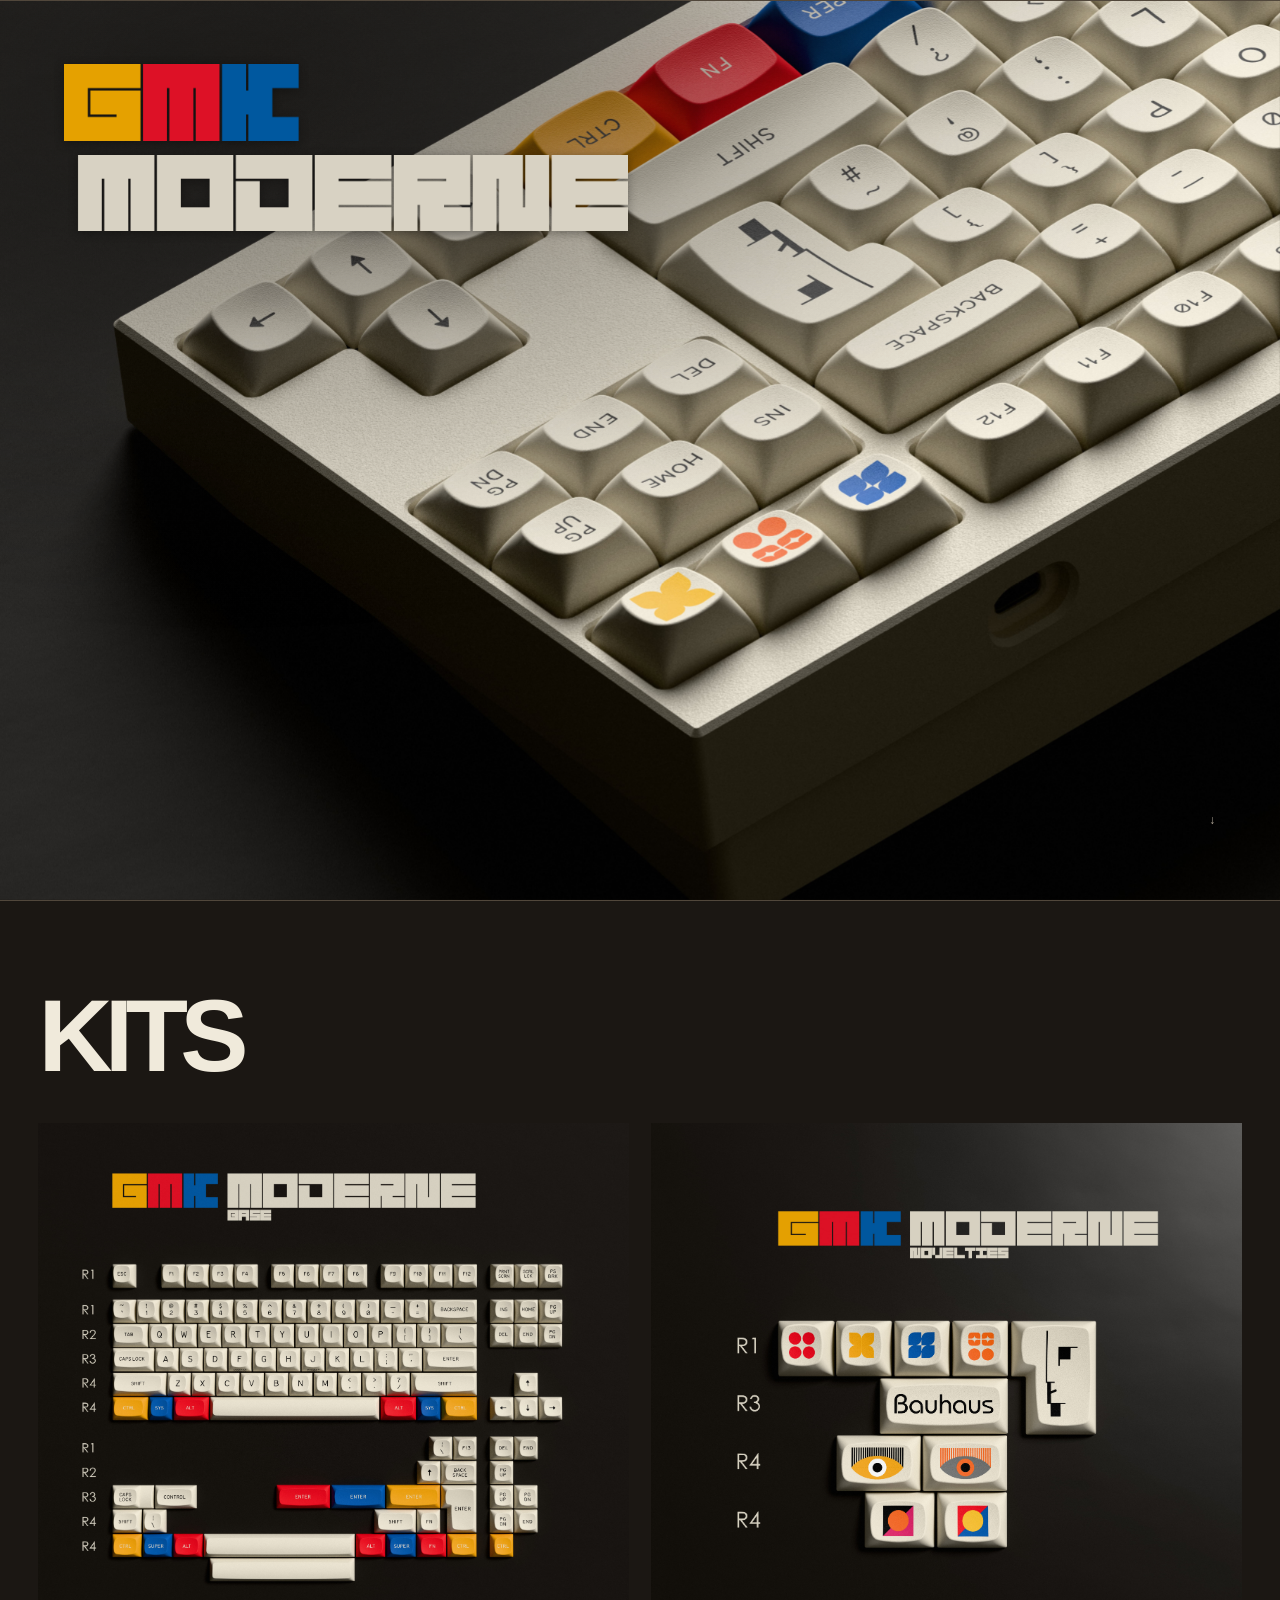
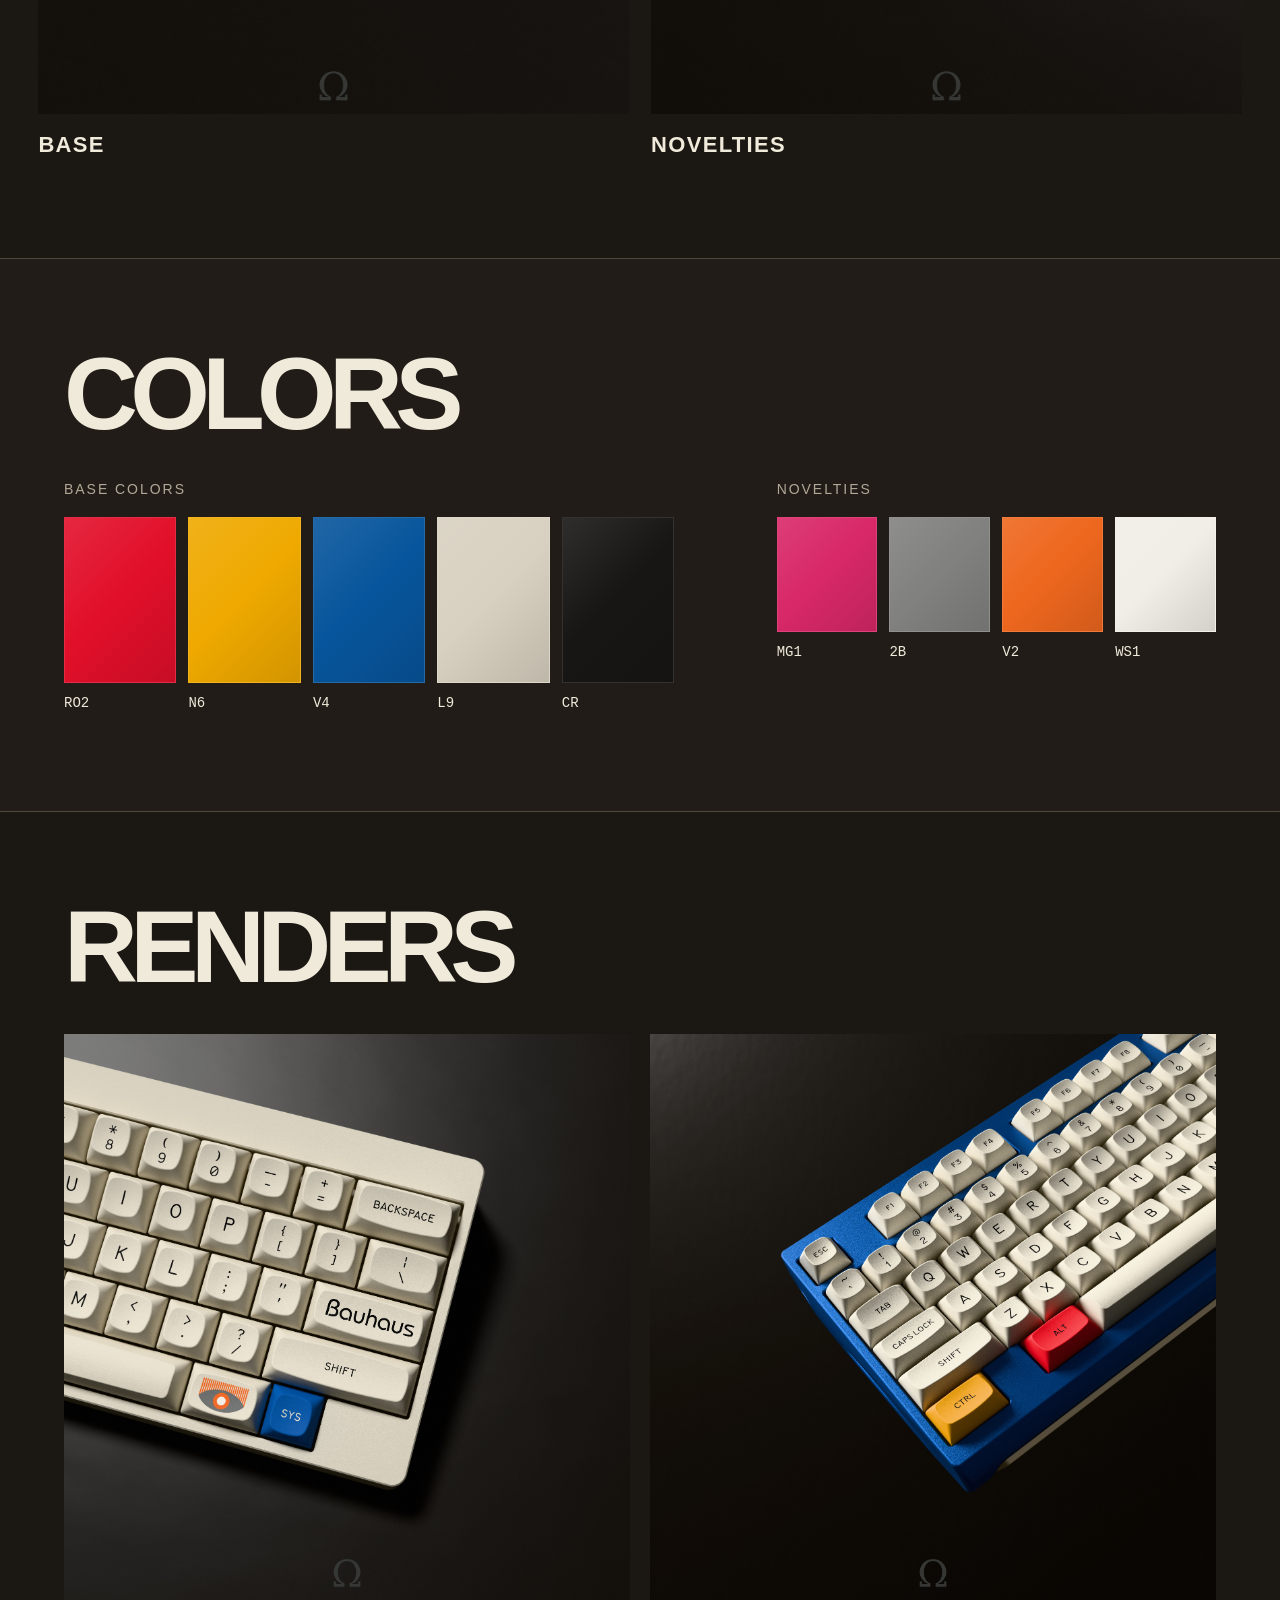
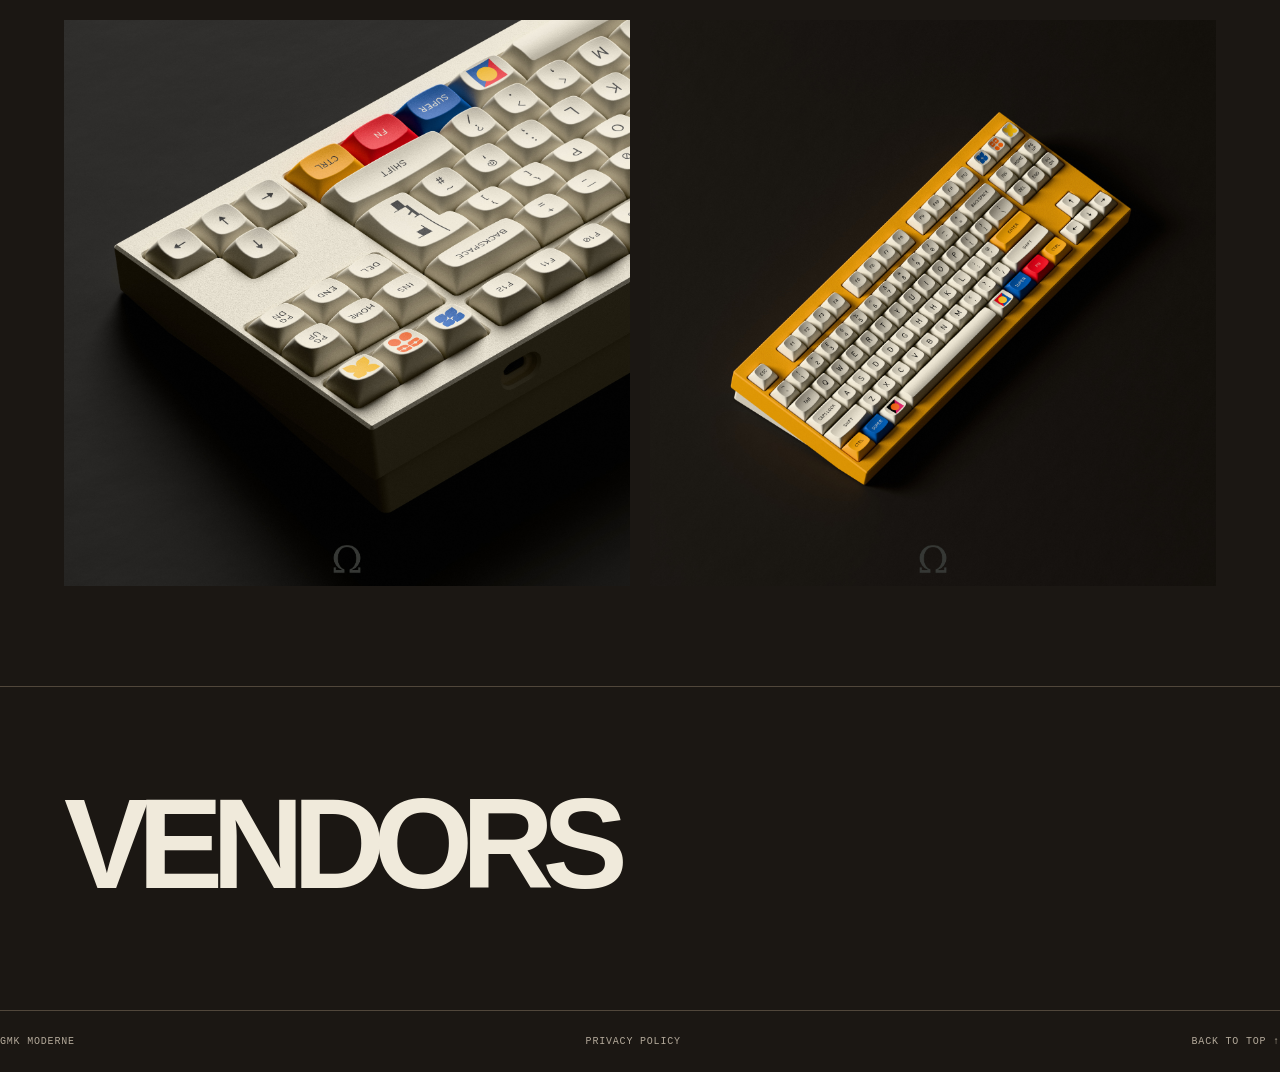
<file: index.html>
<!doctype html>
<html lang="en">
<head>
  <meta charset="utf-8">
  <meta name="viewport" content="width=device-width, initial-scale=1">
  <meta name="theme-color" content="#151412">
  <title>GMK Moderne</title>
  <meta name="description" content="GMK Moderne keycap set.">
    <link rel="stylesheet" href="assets/site.css">
</head>
<body>
  <header class="header"><div class="wrap nav">
    <a class="brand" href="#hero" aria-label="GMK Moderne home"><img src="assets/gmk-moderne-logo.png" alt="GMK Moderne"></a>
    <button class="menu" aria-label="Toggle navigation" aria-expanded="false">☰</button>
    <nav class="nav-links" aria-label="Main navigation"><a href="#hero">Hero</a><a href="#kits">Kits</a><a href="#colors">Colors</a><a href="#renders">Renders</a><a href="#vendors">Vendors</a></nav>
  </div></header>
  <main>
    <section class="hero" id="hero">
      <img class="hero-image parallax" src="assets/renderhero.jpg" alt="GMK Moderne keycaps on a beige keyboard">
      <div class="hero-wordmark" role="img" aria-label="GMK Moderne"><span class="wordmark-gmk"></span><span class="wordmark-moderne"></span></div>
      <a class="hero-arrow" href="#kits" aria-label="Scroll to kits">↓</a>
    </section>
    <section class="section kits-section" id="kits"><div class="wrap">
      <div class="section-heading"><h2>Kits</h2></div>
      <div class="kits-grid">
        <article class="kit-card"><img class="kit-image" src="assets/base.jpg" alt="GMK Moderne base kit layout" tabindex="0"><h3 class="kit-title">Base</h3></article>
        <article class="kit-card"><img class="kit-image" src="assets/novelties.jpg" alt="GMK Moderne novelties kit layout" tabindex="0"><h3 class="kit-title">Novelties</h3></article>
      </div>
    </div></section>
    <section class="section colors" id="colors"><div class="wrap">
      <div class="section-heading"><h2>Colors</h2></div>
      <div class="color-groups">
        <div class="color-group"><h3>Base colors</h3><div class="swatches">
          <div class="swatch"><div class="chip chip-red"></div><b>RO2</b></div>
          <div class="swatch"><div class="chip chip-yellow"></div><b>N6</b></div>
          <div class="swatch"><div class="chip chip-blue"></div><b>V4</b></div>
          <div class="swatch"><div class="chip chip-beige"></div><b>L9</b></div>
          <div class="swatch"><div class="chip chip-black"></div><b>CR</b></div>
        </div></div>
        <div class="color-group"><h3>Novelties</h3><div class="swatches extra">
          <div class="swatch"><div class="chip chip-pink"></div><b>MG1</b></div>
          <div class="swatch"><div class="chip chip-gray"></div><b>2B</b></div>
          <div class="swatch"><div class="chip chip-orange"></div><b>V2</b></div>
          <div class="swatch"><div class="chip chip-white"></div><b>WS1</b></div>
        </div></div>
      </div>
    </div></section>
    <section class="section" id="renders"><div class="wrap">
      <div class="section-heading"><h2>Renders</h2></div>
      <div class="renders-grid">
        <img class="render" src="assets/render1.jpg" alt="GMK Moderne keyboard render, close detail" tabindex="0">
        <img class="render" src="assets/render2.jpg" alt="GMK Moderne keyboard on a blue case" tabindex="0">
        <img class="render" src="assets/render3.jpg" alt="GMK Moderne keyboard render, alternate angle" tabindex="0">
        <img class="render" src="assets/render4.jpg" alt="GMK Moderne keyboard in a yellow case" tabindex="0">
      </div>
    </div></section>
    <section class="section vendors" id="vendors"><div class="wrap vendors-inner">
      <h2>Vendors</h2>
    </div></section>
  </main>
  <footer class="wrap footer"><span>GMK MODERNE</span><a href="privacy.html">PRIVACY POLICY</a><a href="#hero">BACK TO TOP ↑</a></footer>
  <dialog aria-label="Image viewer"><div class="lightbox"><button type="button" aria-label="Close image">×</button><img alt="Expanded keyboard image"></div></dialog>
    <script src="assets/site.js" defer></script>
</body>
</html>
</file>
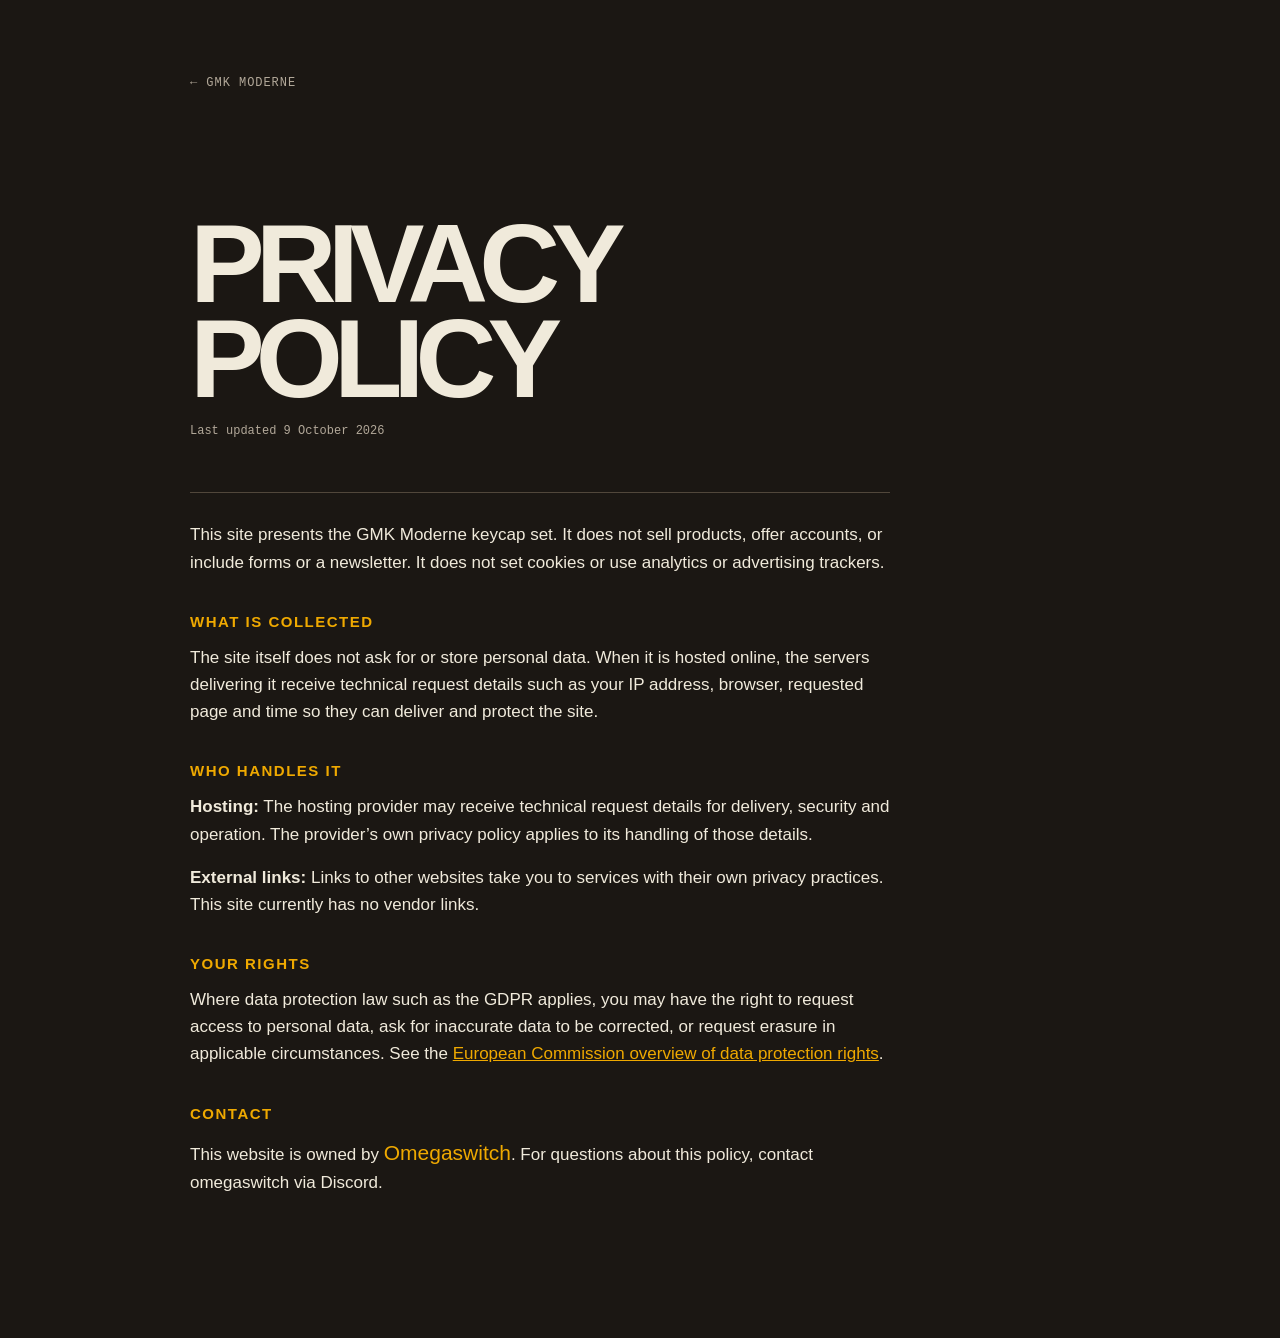
<file: privacy.html>
<!doctype html>
<html lang="en">
<head>
  <meta charset="utf-8">
  <meta name="viewport" content="width=device-width, initial-scale=1">
  <meta name="theme-color" content="#1b1713">
  <title>Privacy Policy — GMK Moderne</title>
    <link rel="stylesheet" href="assets/privacy.css">
</head>
<body><main>
  <a class="back" href="index.html">← GMK MODERNE</a>
  <h1>Privacy<br>Policy</h1>
  <p class="date">Last updated 9 October 2026</p>
  <article>
    <p>This site presents the GMK Moderne keycap set. It does not sell products, offer accounts, or include forms or a newsletter. It does not set cookies or use analytics or advertising trackers.</p>

    <h2>What is collected</h2>
    <p>The site itself does not ask for or store personal data. When it is hosted online, the servers delivering it receive technical request details such as your IP address, browser, requested page and time so they can deliver and protect the site.</p>

    <h2>Who handles it</h2>
    <p><strong>Hosting:</strong> The hosting provider may receive technical request details for delivery, security and operation. The provider’s own privacy policy applies to its handling of those details.</p>
    <p><strong>External links:</strong> Links to other websites take you to services with their own privacy practices. This site currently has no vendor links.</p>

    <h2>Your rights</h2>
    <p>Where data protection law such as the GDPR applies, you may have the right to request access to personal data, ask for inaccurate data to be corrected, or request erasure in applicable circumstances. See the <a href="https://commission.europa.eu/law/law-topic/data-protection/information-individuals_en">European Commission overview of data protection rights</a>.</p>

    <h2>Contact</h2>
    <p>This website is owned by <span class="owner">Omegaswitch</span>. For questions about this policy, contact omegaswitch via Discord.</p>
  </article>
</main></body>
</html>
</file>
<file: assets/site.css>
:root{--bg:#1b1713;--panel:#241f19;--ink:#f0eadb;--muted:#b2a899;--rule:#51473b;--red:#e20f2a;--yellow:#efa900;--blue:#07559c;--beige:#d8d1c1;--sans:Arial,Helvetica,sans-serif;--mono:"Courier New",monospace}
    *{box-sizing:border-box}html{scroll-behavior:smooth;scroll-padding-top:76px}body{margin:0;background:var(--bg);color:var(--ink);font-family:var(--sans)}a{color:inherit;text-decoration:none}img{max-width:100%;display:block}button{font:inherit;color:inherit}.wrap{width:min(1500px,100%);margin:auto;padding:0 5vw}.header{position:fixed;z-index:10;top:0;left:0;right:0;background:rgba(27,23,19,.96);backdrop-filter:blur(8px);border-bottom:1px solid var(--rule);opacity:0;transform:translateY(-100%);pointer-events:none;transition:opacity .55s ease,transform .55s ease}.header.is-visible{opacity:1;transform:translateY(0);pointer-events:auto}.nav{height:74px;display:flex;align-items:center;gap:32px}.brand{display:block;width:180px;flex:none}.brand img{width:100%;height:auto}.nav-links{display:flex;align-items:center;gap:clamp(12px,2.3vw,34px);margin-left:auto}.nav-links a{font-size:13px;padding:12px 8px;letter-spacing:.1em;text-transform:uppercase;color:#d8d1c4;transition:color .18s}.nav-links a:hover,.nav-links a:focus-visible{color:var(--hover-color,var(--yellow));outline:none}.menu{display:none;background:none;border:0;font-size:25px}.hero{height:100svh;min-height:680px;position:relative;overflow:hidden;display:flex;align-items:center;padding:45px 0}.hero::before{content:"";position:absolute;inset:0;z-index:2;pointer-events:none;background:radial-gradient(ellipse 78% 62% at 18% 8%,rgba(12,10,8,.5) 0%,rgba(12,10,8,.32) 42%,rgba(12,10,8,.12) 72%,rgba(12,10,8,0) 100%)}.hero-image{position:absolute;inset:0;width:100%;height:100%;object-fit:cover;object-position:center center;z-index:0;will-change:transform}.hero-wordmark{--mark-w:min(63vw,820px);--mark-h:calc(var(--mark-w) / 10.53);position:absolute;z-index:3;top:7%;left:5vw;width:var(--mark-w);height:calc(var(--mark-h) * 2 + 14px);display:flex;flex-direction:column;gap:14px;pointer-events:none;filter:drop-shadow(0 2px 5px rgba(0,0,0,.35))}.wordmark-gmk,.wordmark-moderne{display:block;height:var(--mark-h);flex:none;background-image:url("gmk-moderne-logo.png");background-repeat:no-repeat;background-size:var(--mark-w) var(--mark-h)}.wordmark-gmk{width:30%;background-position:left center}.wordmark-moderne{width:70%;background-position:right center}.hero-image:focus{outline:2px solid var(--yellow)}.hero-arrow{position:absolute;right:5vw;bottom:8%;font:12px var(--mono);color:var(--muted);z-index:3}
    section{border-top:1px solid var(--rule)}.section{padding:92px 0 100px}.section-heading{display:flex;justify-content:space-between;align-items:end;gap:24px;margin-bottom:44px}.section-heading h2{font-size:clamp(48px,8vw,112px);line-height:.84;letter-spacing:-.075em;text-transform:uppercase;margin:0;font-weight:900}.section-heading p{margin:0;color:var(--muted);font-size:14px;max-width:250px;line-height:1.4}.kits-section>.wrap{width:min(1700px,100%);padding-inline:3vw}.kits-grid{display:grid;grid-template-columns:1fr 1fr;gap:22px}.kit-card{min-width:0}.kit-image{width:100%;aspect-ratio:1;object-fit:cover;background:#211f1c;cursor:zoom-in;transition:transform .45s cubic-bezier(.2,.75,.2,1),filter .3s}.kit-image:hover{transform:scale(.985);filter:brightness(1.08)}.kit-image:focus-visible,.render:focus-visible{outline:2px solid var(--yellow);outline-offset:4px}.kit-title{font-size:22px;letter-spacing:.06em;text-transform:uppercase;margin:18px 0 0;font-weight:700}.colors{background:#211c17}.color-groups{display:grid;grid-template-columns:1fr .72fr;gap:8vw}.color-group h3{font-size:14px;font-weight:500;letter-spacing:.14em;text-transform:uppercase;margin:0 0 20px;color:var(--muted)}.swatches{display:grid;grid-template-columns:repeat(5,1fr);gap:12px}.swatch{min-width:0}.chip{height:clamp(90px,13vw,170px);border:1px solid rgba(255,255,255,.12);margin-bottom:10px;position:relative;overflow:hidden}.chip::after{content:"";position:absolute;inset:0;background:linear-gradient(135deg,rgba(255,255,255,.1),transparent 48%,rgba(0,0,0,.12))}.swatch b{font:14px var(--mono);font-weight:400}.swatches.extra{grid-template-columns:repeat(4,1fr)}.extra .chip{height:clamp(68px,9vw,120px)}.renders-grid{display:grid;grid-template-columns:1fr 1fr;gap:20px}.render{aspect-ratio:1;width:100%;object-fit:cover;background:#201e1b;cursor:zoom-in;transition:transform .45s cubic-bezier(.2,.75,.2,1),filter .3s}.render:hover{transform:scale(.985);filter:brightness(1.08)}.vendors{min-height:36vh;display:flex;align-items:flex-start}.vendors-inner{width:100%;display:grid;grid-template-columns:1fr;align-items:center}.vendors h2{font-size:clamp(56px,10vw,144px);line-height:.8;letter-spacing:-.09em;text-transform:uppercase;margin:0;font-weight:900}.vendor-panel{display:none}.footer{border-top:1px solid var(--rule);padding:25px 0;color:var(--muted);font:10px var(--mono);letter-spacing:.08em;display:flex;justify-content:space-between}
    dialog{border:0;padding:0;background:rgba(9,9,9,.96);max-width:none;max-height:none;width:100vw;height:100dvh;color:white}dialog::backdrop{background:#090909;opacity:0;transition:opacity .32s ease}dialog[open]::backdrop{opacity:1}.lightbox{height:100%;display:grid;place-items:center;position:relative;padding:5vh 5vw;opacity:0;transform:scale(.96);transition:opacity .32s ease,transform .42s cubic-bezier(.2,.75,.2,1)}.lightbox.is-open{opacity:1;transform:scale(1)}.lightbox img{max-height:90vh;max-width:90vw;object-fit:contain}.lightbox button{position:absolute;right:3vw;top:3vh;border:0;background:none;font-size:38px;cursor:pointer}
    @media(max-width:700px){html{scroll-padding-top:64px}.nav{height:64px}.brand{width:148px}.menu{display:block;margin-left:auto}.nav-links{display:none;position:absolute;top:64px;left:0;right:0;margin:0;padding:22px 5vw 26px;background:var(--bg);border-bottom:1px solid var(--rule);flex-wrap:wrap;justify-content:flex-end;gap:10px 14px}.nav-links a{font-size:12px;padding:10px 7px}.nav-links.open{display:flex}.hero{height:100svh;min-height:650px;align-items:flex-start;padding-top:140px}.hero-image{width:100%;height:100%;margin:0;object-position:center center}.hero-wordmark{--mark-w:84vw;--mark-h:calc(var(--mark-w) / 10.53);top:7%;left:4vw;height:calc(var(--mark-h) * 2 + 9px);gap:9px}.hero-arrow{bottom:7%;right:5vw}.section{padding:65px 0 72px}.section-heading{display:block;margin-bottom:28px}.section-heading p{margin-top:15px}.kits-section>.wrap{padding-inline:5vw}.kits-grid{grid-template-columns:1fr;gap:20px}.kit-title{font-size:17px;margin-top:12px}.color-groups{grid-template-columns:1fr;gap:42px}.swatches{gap:8px}.chip{height:clamp(72px,18vw,130px);margin-bottom:7px}.swatch b{font-size:12px}.extra .chip{height:clamp(62px,14vw,100px)}.renders-grid{grid-template-columns:1fr;gap:14px}.vendors{min-height:360px}.vendors-inner{grid-template-columns:1fr;gap:0}.vendor-panel{display:none}.footer{gap:12px;flex-wrap:wrap}}
    @supports (animation-timeline:view()){main > .section > .wrap,main > .vendors > .wrap{animation:section-drift linear both;animation-timeline:view();animation-range:entry 0% exit 100%}@keyframes section-drift{from{transform:translateY(18px)}to{transform:translateY(-18px)}}}
    @media(prefers-reduced-motion:reduce){html{scroll-behavior:auto}*,*:before,*:after{transition:none!important;animation:none!important}}
.chip-red{background:#e20f2a}.chip-yellow{background:#efa900}.chip-blue{background:#07559c}.chip-beige{background:#d8d1c1}.chip-black{background:#171615}.chip-pink{background:#d82868}.chip-gray{background:#81817f}.chip-orange{background:#ee671e}.chip-white{background:#f0eee6}
</file>
<file: assets/privacy.css>
:root{color-scheme:dark;--bg:#1b1713;--ink:#f0eadb;--muted:#b2a899;--rule:#51473b;--yellow:#efa900;--mono:"Courier New",monospace;--sans:Arial,Helvetica,sans-serif}
    *{box-sizing:border-box}body{margin:0;min-height:100vh;background:var(--bg);color:var(--ink);font-family:var(--sans)}main{width:min(900px,90vw);margin:0 auto;padding:8vh 0}a{color:inherit}.back{font:12px var(--mono);letter-spacing:.08em;color:var(--muted);text-decoration:none}.back:hover{color:var(--yellow)}h1{font-size:clamp(52px,10vw,112px);line-height:.85;letter-spacing:-.08em;text-transform:uppercase;margin:14vh 0 8vh}article{border-top:1px solid var(--rule);padding:28px 0 70px;font-size:17px;line-height:1.6;max-width:700px}h2{margin:34px 0 10px;font-size:15px;letter-spacing:.1em;text-transform:uppercase;color:var(--yellow)}p{margin:0 0 16px}p:last-child{margin-bottom:0}article a{color:var(--yellow)}.owner{font-size:21px;color:var(--yellow)}.date{font:12px var(--mono);color:var(--muted);margin-top:-6vh;margin-bottom:6vh}
</file>
